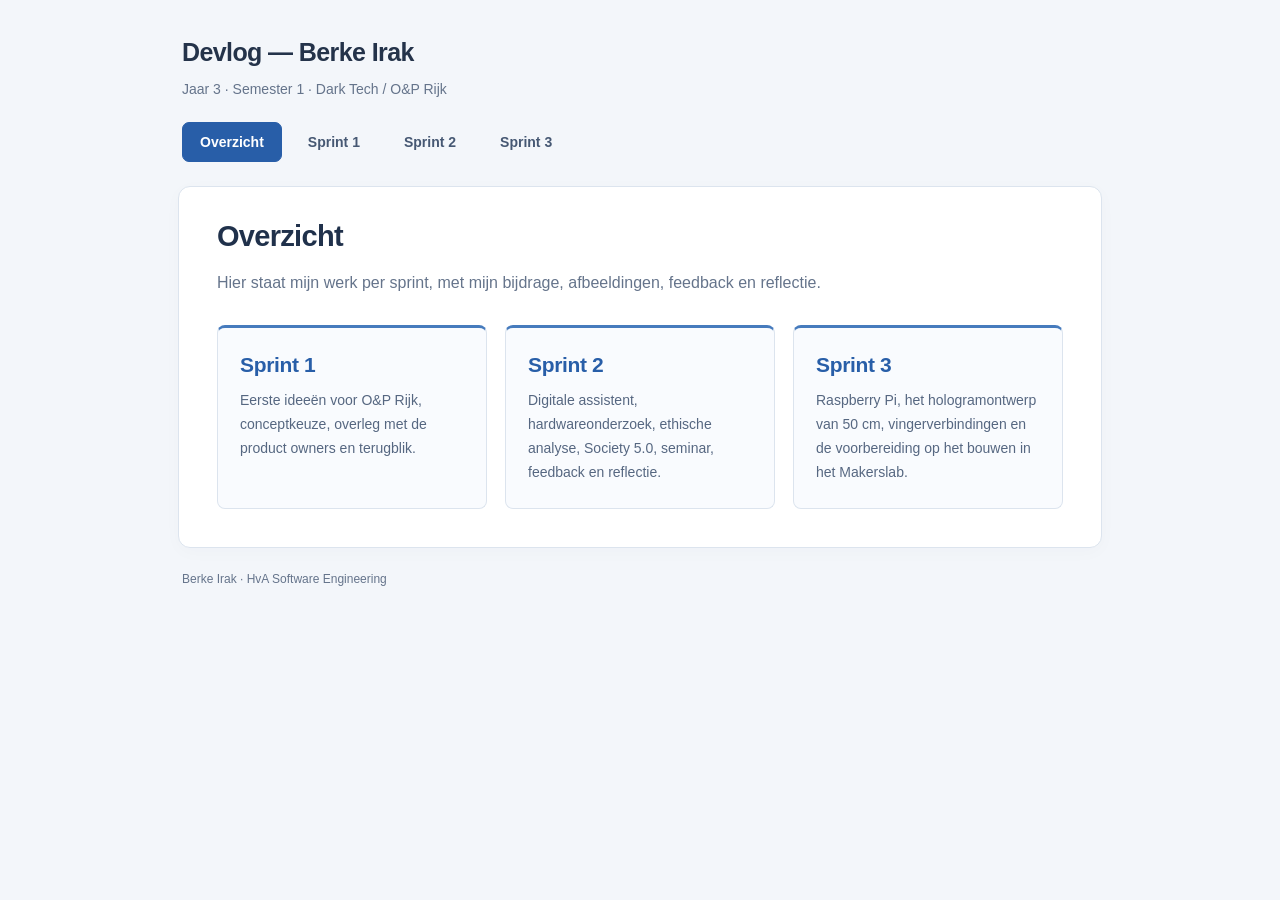
<file: index.html>
<!doctype html>
<html lang="nl">
<head>
<meta charset="utf-8">
<meta name="viewport" content="width=device-width, initial-scale=1">
<meta name="description" content="Devlog van Berke Irak, jaar 3 semester 1. Werk, feedback en reflectie per sprint.">
<title>Overzicht — Devlog Berke Irak</title>
<link rel="stylesheet" href="styles.css">
</head>
<body>
<a class="skip" href="#inhoud">Naar de inhoud</a>
<header class="site-header"><a href="index.html" class="site-title">Devlog — Berke Irak</a><p>Jaar 3 · Semester 1 · Dark Tech / O&amp;P Rijk</p><nav aria-label="Sprints"><a href="index.html" aria-current="page">Overzicht</a><a href="sprint-1.html">Sprint 1</a><a href="sprint-2.html">Sprint 2</a><a href="sprint-3.html">Sprint 3</a></nav></header>
<main id="inhoud"><h1>Overzicht</h1>
<p>Hier staat mijn werk per sprint, met mijn bijdrage, afbeeldingen, feedback en reflectie.</p>
<ul class="sprint-list">
<li><h2><a href="sprint-1.html">Sprint 1</a></h2><p>Eerste ideeën voor O&amp;P Rijk, conceptkeuze, overleg met de product owners en terugblik.</p></li>
<li><h2><a href="sprint-2.html">Sprint 2</a></h2><p>Digitale assistent, hardwareonderzoek, ethische analyse, Society 5.0, seminar, feedback en reflectie.</p></li>
<li><h2><a href="sprint-3.html">Sprint 3</a></h2><p>Raspberry Pi, het hologramontwerp van 50 cm, vingerverbindingen en de voorbereiding op het bouwen in het Makerslab.</p></li>
</ul>
</main><footer>Berke Irak · HvA Software Engineering</footer>
</body></html>
</file>
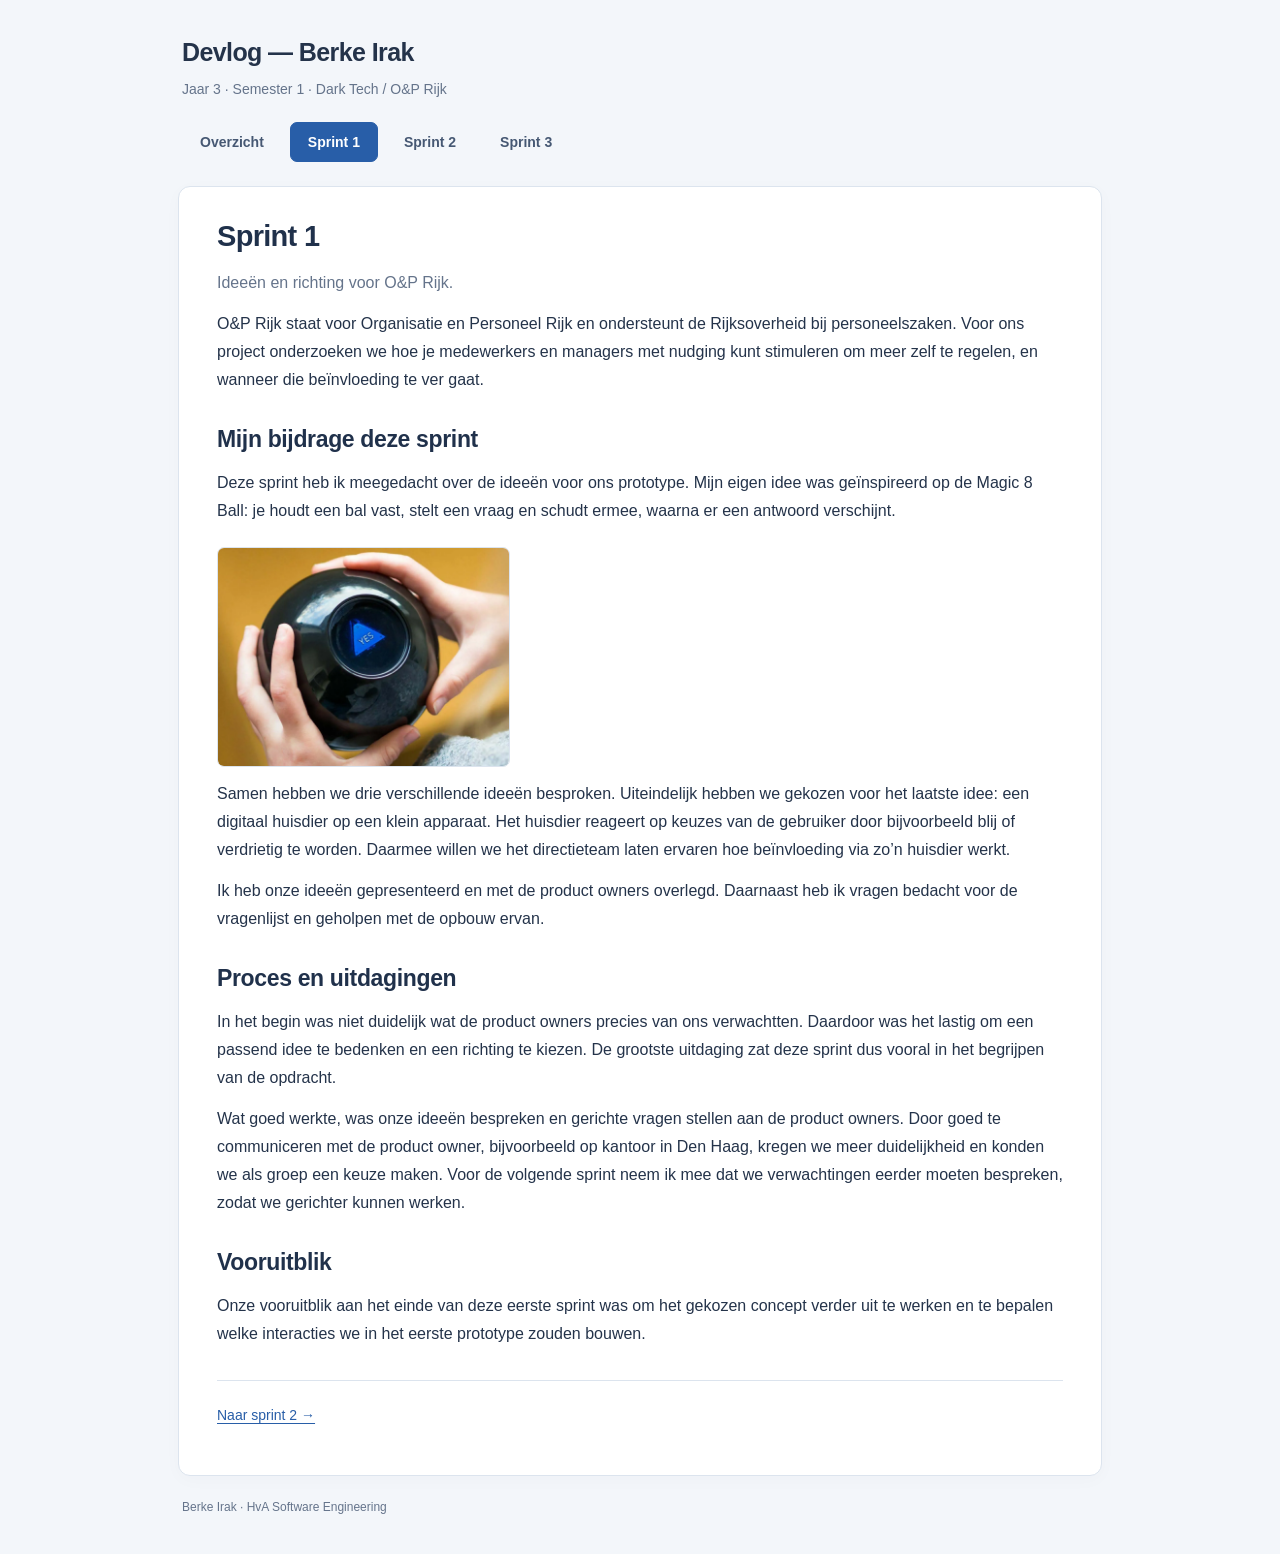
<file: sprint-1.html>
<!doctype html>
<html lang="nl">
<head>
<meta charset="utf-8">
<meta name="viewport" content="width=device-width, initial-scale=1">
<meta name="description" content="Devlog van Berke Irak, jaar 3 semester 1. Werk, feedback en reflectie per sprint.">
<title>Sprint 1 — Devlog Berke Irak</title>
<link rel="stylesheet" href="styles.css">
</head>
<body>
<a class="skip" href="#inhoud">Naar de inhoud</a>
<header class="site-header"><a href="index.html" class="site-title">Devlog — Berke Irak</a><p>Jaar 3 · Semester 1 · Dark Tech / O&amp;P Rijk</p><nav aria-label="Sprints"><a href="index.html">Overzicht</a><a href="sprint-1.html" aria-current="page">Sprint 1</a><a href="sprint-2.html">Sprint 2</a><a href="sprint-3.html">Sprint 3</a></nav></header>
<main id="inhoud"><h1>Sprint 1</h1>
<p class="summary">Ideeën en richting voor O&amp;P Rijk.</p>
<p>O&amp;P Rijk staat voor Organisatie en Personeel Rijk en ondersteunt de Rijksoverheid bij personeelszaken. Voor ons project onderzoeken we hoe je medewerkers en managers met nudging kunt stimuleren om meer zelf te regelen, en wanneer die beïnvloeding te ver gaat.</p>

<h2 id="mijn-bijdrage-deze-sprint">Mijn bijdrage deze sprint</h2>
<p>Deze sprint heb ik meegedacht over de ideeën voor ons prototype. Mijn eigen idee was geïnspireerd op de Magic 8 Ball: je houdt een bal vast, stelt een vraag en schudt ermee, waarna er een antwoord verschijnt.</p>
<p><a href="assets/8ball.webp"><img loading="lazy" alt="8ball" src="assets/8ball.webp" /></a></p>
<p>Samen hebben we drie verschillende ideeën besproken. Uiteindelijk hebben we gekozen voor het laatste idee: een digitaal huisdier op een klein apparaat. Het huisdier reageert op keuzes van de gebruiker door bijvoorbeeld blij of verdrietig te worden. Daarmee willen we het directieteam laten ervaren hoe beïnvloeding via zo’n huisdier werkt.</p>
<p>Ik heb onze ideeën gepresenteerd en met de product owners overlegd. Daarnaast heb ik vragen bedacht voor de vragenlijst en geholpen met de opbouw ervan.</p>
<h2 id="proces-en-uitdagingen">Proces en uitdagingen</h2>
<p>In het begin was niet duidelijk wat de product owners precies van ons verwachtten. Daardoor was het lastig om een passend idee te bedenken en een richting te kiezen. De grootste uitdaging zat deze sprint dus vooral in het begrijpen van de opdracht.</p>
<p>Wat goed werkte, was onze ideeën bespreken en gerichte vragen stellen aan de product owners. Door goed te communiceren met de product owner, bijvoorbeeld op kantoor in Den Haag, kregen we meer duidelijkheid en konden we als groep een keuze maken. Voor de volgende sprint neem ik mee dat we verwachtingen eerder moeten bespreken, zodat we gerichter kunnen werken.</p>
<h2>Vooruitblik</h2><p>Onze vooruitblik aan het einde van deze eerste sprint was om het gekozen concept verder uit te werken en te bepalen welke interacties we in het eerste prototype zouden bouwen.</p>
<p class="next"><a href="sprint-2.html">Naar sprint 2 →</a></p>
</main><footer>Berke Irak · HvA Software Engineering</footer>
</body></html>
</file>
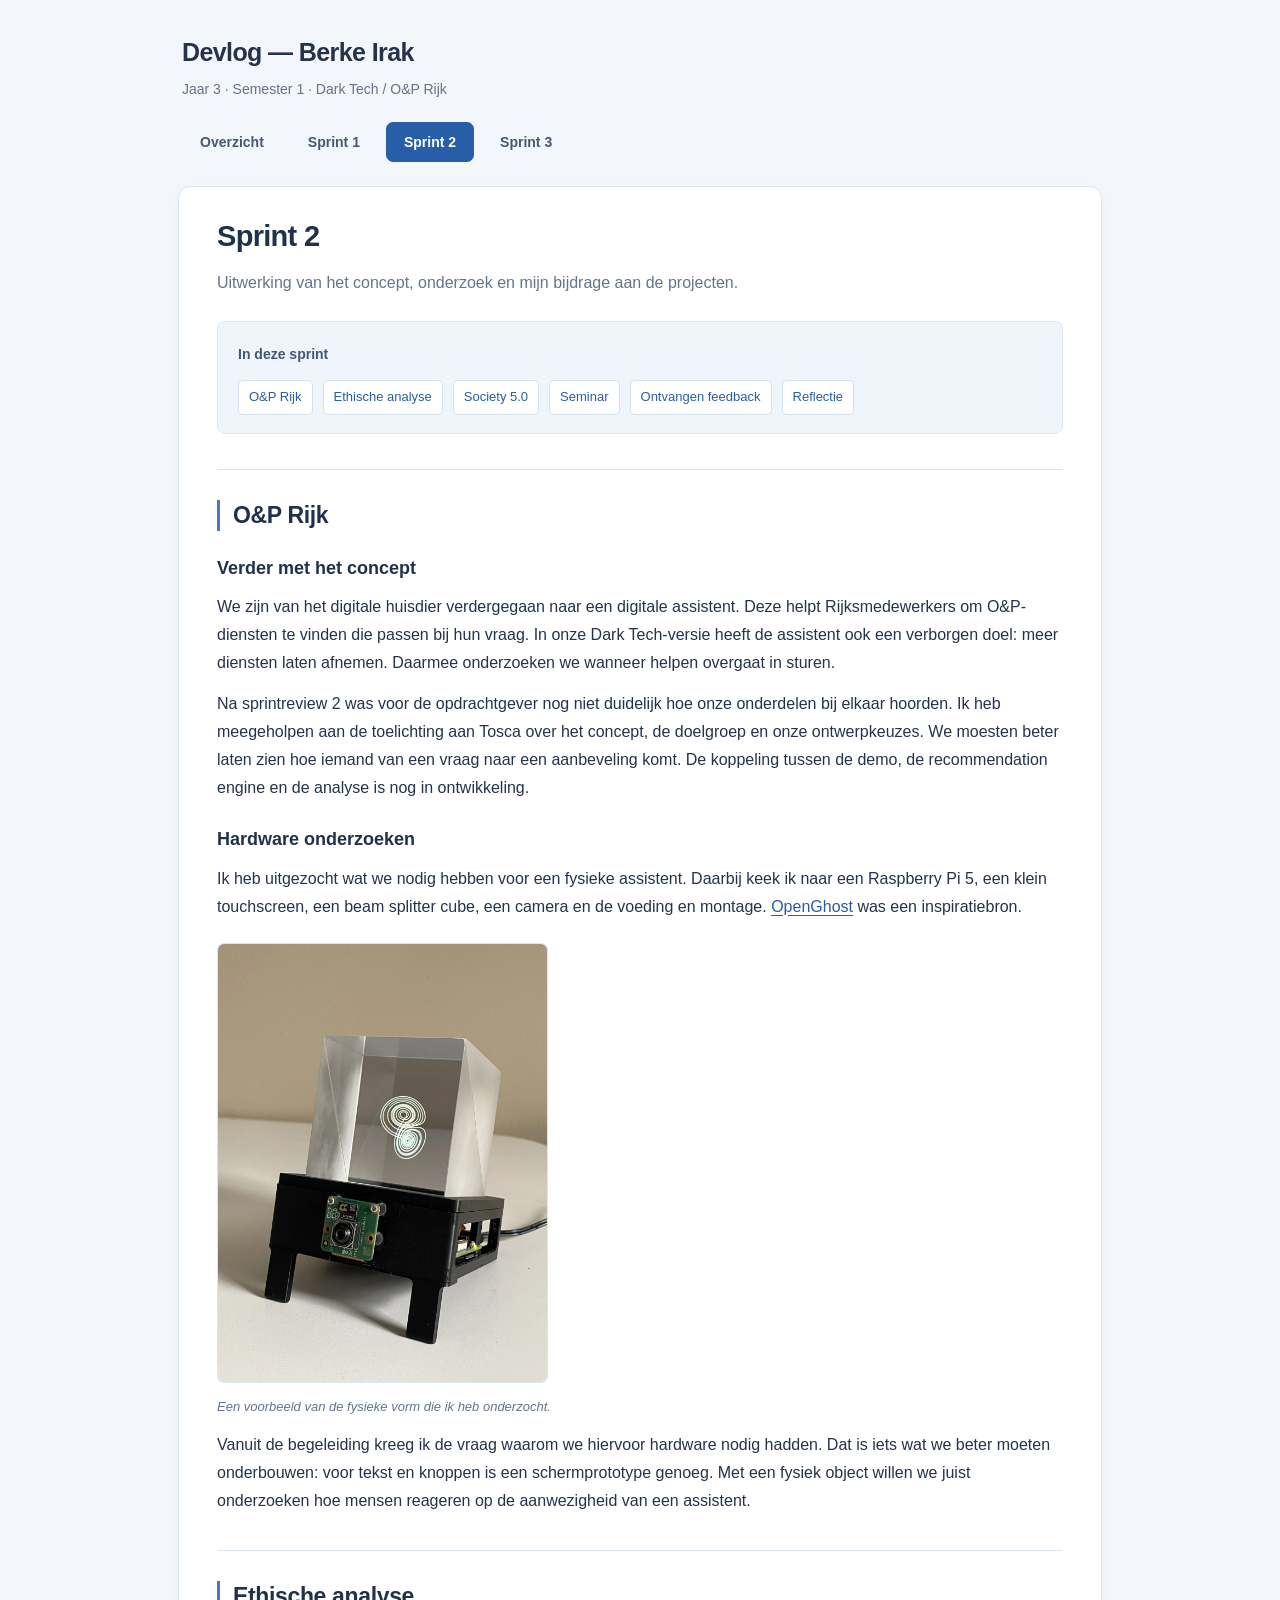
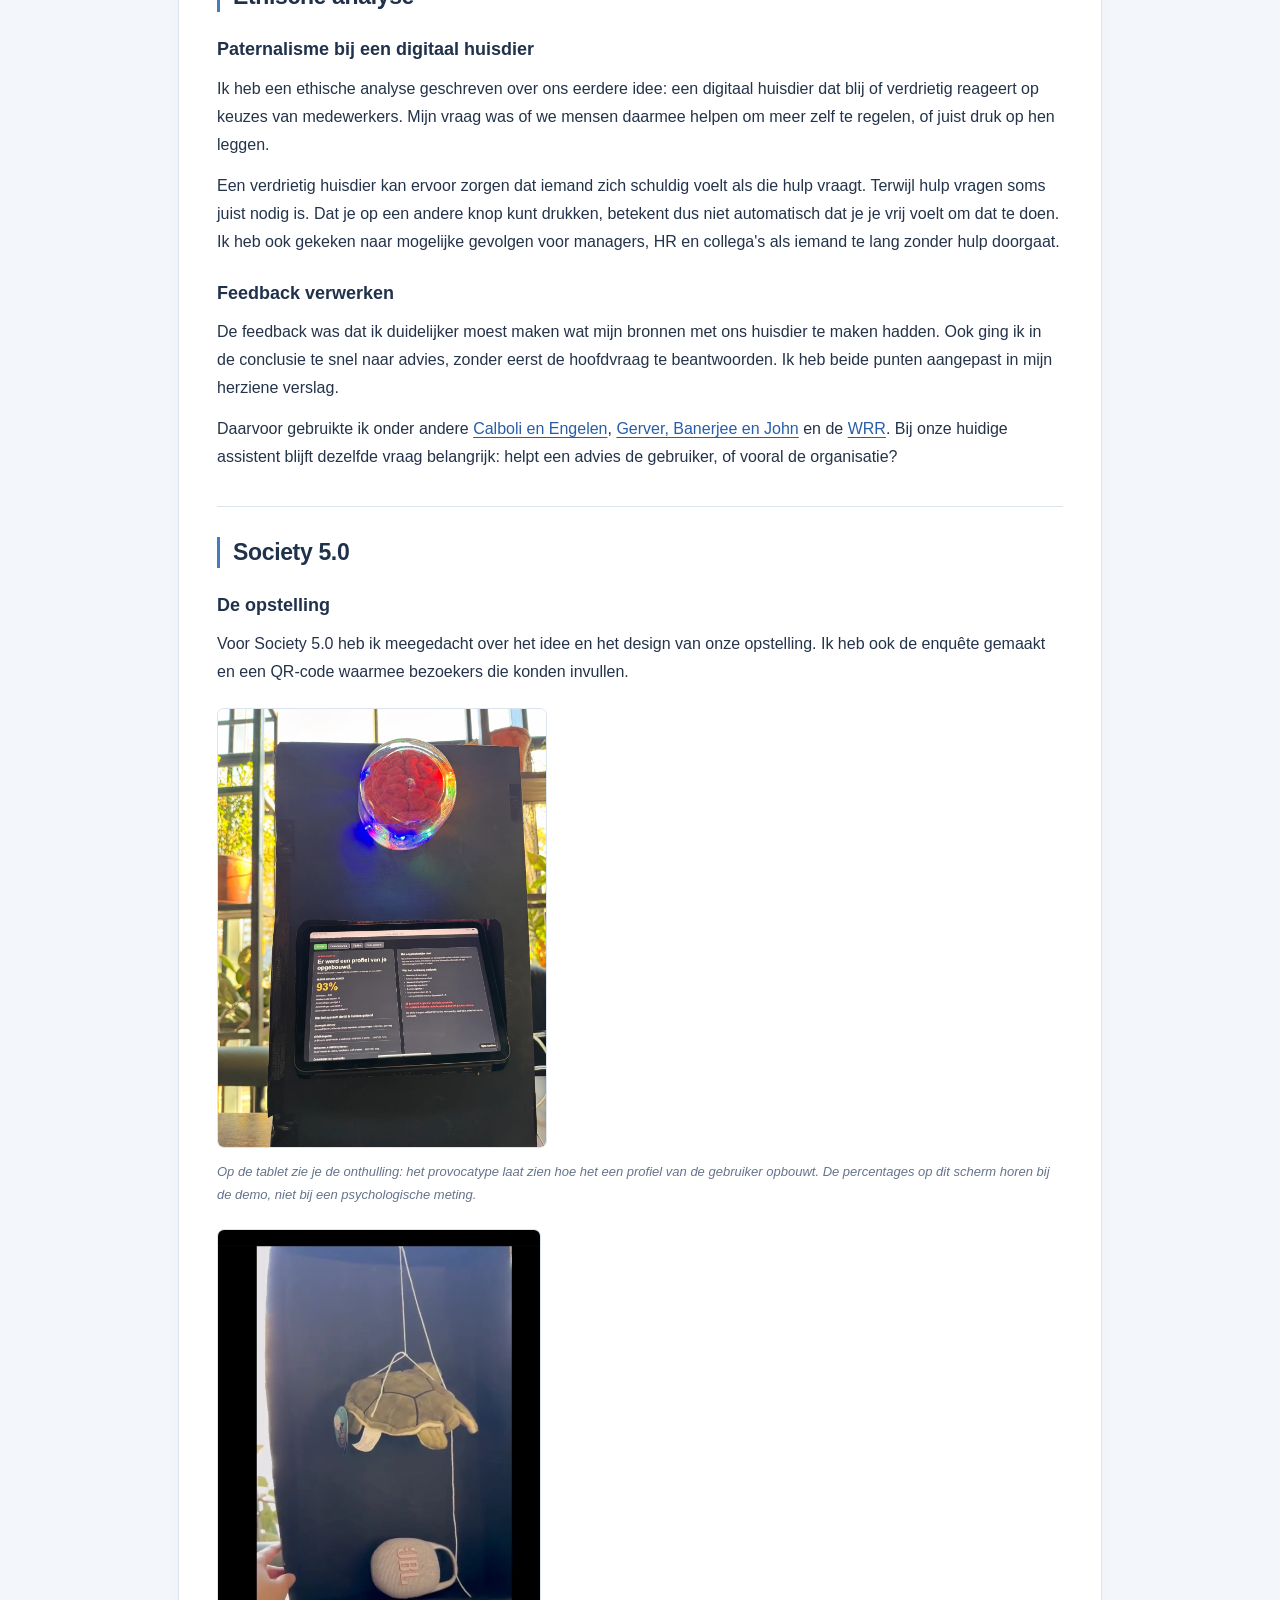
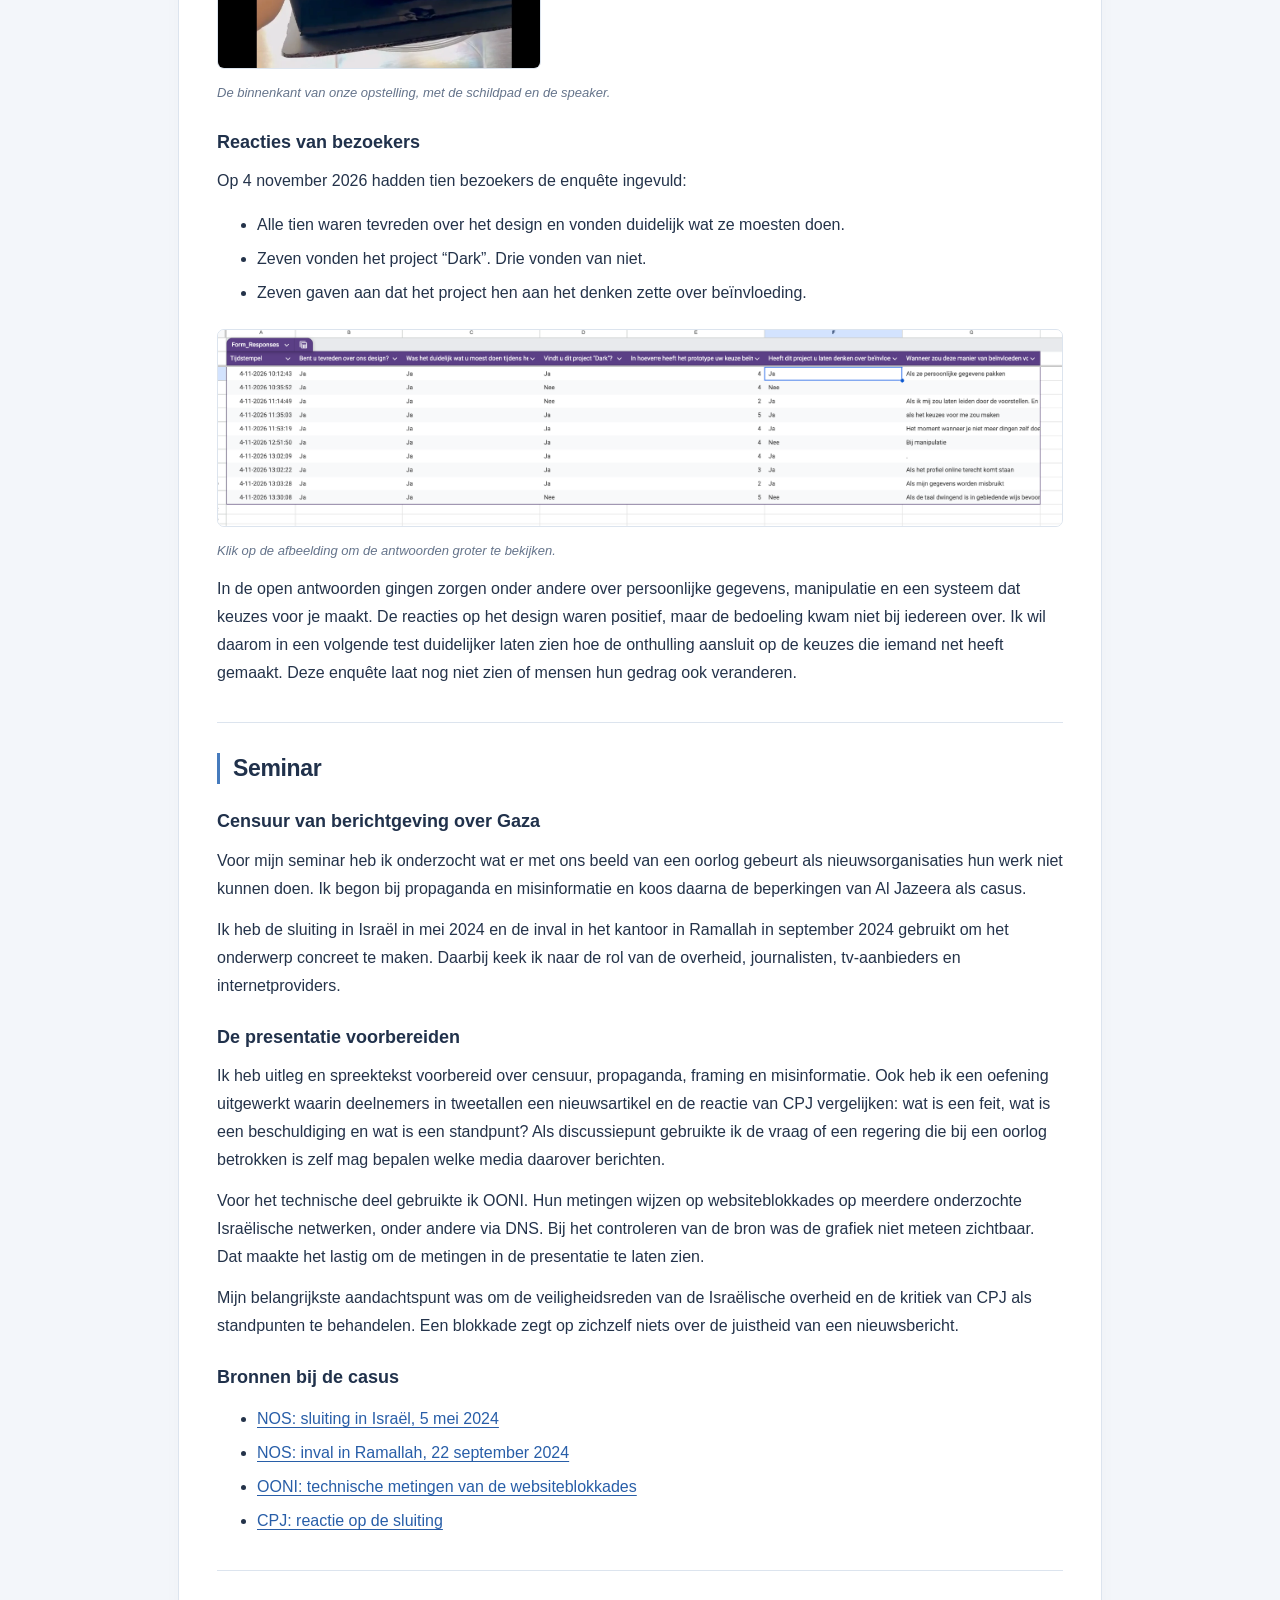
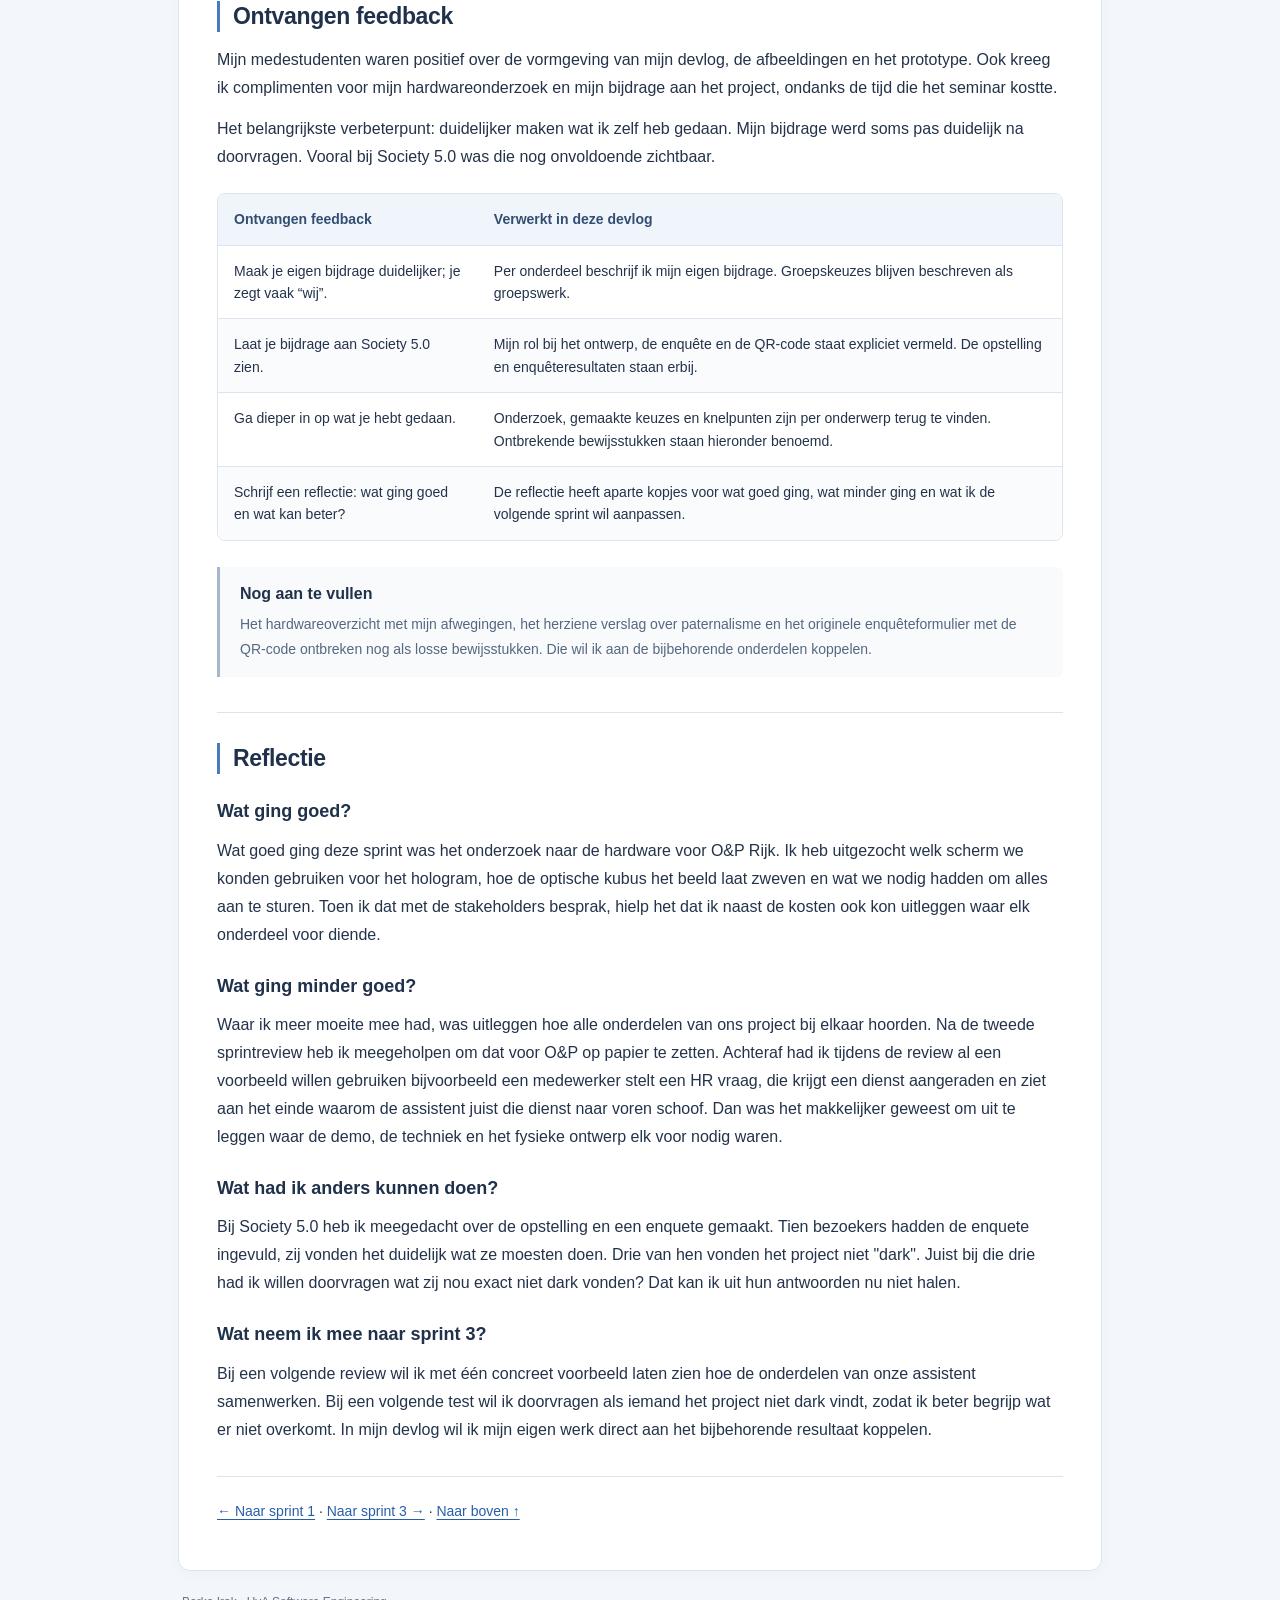
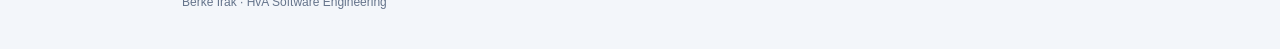
<file: sprint-2.html>
<!doctype html>
<html lang="nl">
<head>
<meta charset="utf-8">
<meta name="viewport" content="width=device-width, initial-scale=1">
<meta name="description" content="Devlog van Berke Irak, jaar 3 semester 1. Werk, feedback en reflectie per sprint.">
<title>Sprint 2 — Devlog Berke Irak</title>
<link rel="stylesheet" href="styles.css">
</head>
<body>
<a class="skip" href="#inhoud">Naar de inhoud</a>
<header class="site-header"><a href="index.html" class="site-title">Devlog — Berke Irak</a><p>Jaar 3 · Semester 1 · Dark Tech / O&amp;P Rijk</p><nav aria-label="Sprints"><a href="index.html">Overzicht</a><a href="sprint-1.html">Sprint 1</a><a href="sprint-2.html" aria-current="page">Sprint 2</a><a href="sprint-3.html">Sprint 3</a></nav></header>
<main id="inhoud"><h1>Sprint 2</h1>
<p class="summary">Uitwerking van het concept, onderzoek en mijn bijdrage aan de projecten.</p><nav class="contents" aria-label="Inhoud sprint 2"><strong>In deze sprint</strong><ul><li><a href="#op">O&P Rijk</a></li><li><a href="#ethiek">Ethische analyse</a></li><li><a href="#society">Society 5.0</a></li><li><a href="#seminar">Seminar</a></li><li><a href="#feedback">Ontvangen feedback</a></li><li><a href="#reflectie">Reflectie</a></li></ul></nav><section id="op"><h2>O&P Rijk</h2><h3 id="verder-met-het-concept">Verder met het concept</h3>
<p>We zijn van het digitale huisdier verdergegaan naar een digitale assistent. Deze helpt Rijksmedewerkers om O&amp;P-diensten te vinden die passen bij hun vraag. In onze Dark Tech-versie heeft de assistent ook een verborgen doel: meer diensten laten afnemen. Daarmee onderzoeken we wanneer helpen overgaat in sturen.</p>
<p>Na sprintreview 2 was voor de opdrachtgever nog niet duidelijk hoe onze onderdelen bij elkaar hoorden. Ik heb meegeholpen aan de toelichting aan Tosca over het concept, de doelgroep en onze ontwerpkeuzes. We moesten beter laten zien hoe iemand van een vraag naar een aanbeveling komt. De koppeling tussen de demo, de recommendation engine en de analyse is nog in ontwikkeling.</p>
<h3 id="hardware-onderzoeken">Hardware onderzoeken</h3>
<p>Ik heb uitgezocht wat we nodig hebben voor een fysieke assistent. Daarbij keek ik naar een Raspberry Pi 5, een klein touchscreen, een beam splitter cube, een camera en de voeding en montage. <a href="https://github.com/xanderchinxyz/OpenGhost">OpenGhost</a> was een inspiratiebron.</p>
<p><a href="assets/hologram-hardware-opstelling.webp"><img loading="lazy" alt="Optische displayopstelling met een cameramodule." src="assets/hologram-hardware-opstelling.webp" /></a></p>
<p><em>Een voorbeeld van de fysieke vorm die ik heb onderzocht.</em></p>
<p>Vanuit de begeleiding kreeg ik de vraag waarom we hiervoor hardware nodig hadden. Dat is iets wat we beter moeten onderbouwen: voor tekst en knoppen is een schermprototype genoeg. Met een fysiek object willen we juist onderzoeken hoe mensen reageren op de aanwezigheid van een assistent.</p>

</section>
<section id="ethiek"><h2>Ethische analyse</h2>
<h3 id="paternalisme-bij-een-digitaal-huisdier">Paternalisme bij een digitaal huisdier</h3>
<p>Ik heb een ethische analyse geschreven over ons eerdere idee: een digitaal huisdier dat blij of verdrietig reageert op keuzes van medewerkers. Mijn vraag was of we mensen daarmee helpen om meer zelf te regelen, of juist druk op hen leggen.</p>
<p>Een verdrietig huisdier kan ervoor zorgen dat iemand zich schuldig voelt als die hulp vraagt. Terwijl hulp vragen soms juist nodig is. Dat je op een andere knop kunt drukken, betekent dus niet automatisch dat je je vrij voelt om dat te doen. Ik heb ook gekeken naar mogelijke gevolgen voor managers, HR en collega's als iemand te lang zonder hulp doorgaat.</p>
<h3 id="feedback-verwerken">Feedback verwerken</h3>
<p>De feedback was dat ik duidelijker moest maken wat mijn bronnen met ons huisdier te maken hadden. Ook ging ik in de conclusie te snel naar advies, zonder eerst de hoofdvraag te beantwoorden. Ik heb beide punten aangepast in mijn herziene verslag.</p>
<p>Daarvoor gebruikte ik onder andere <a href="https://doi.org/10.1007/s11299-025-00322-3">Calboli en Engelen</a>, <a href="https://doi.org/10.1038/s41598-024-65122-0">Gerver, Banerjee en John</a> en de <a href="https://www.wrr.nl/documenten/2024/06/10/grip-denken.-van-eigen-verantwoordelijkheid-naar-gedeelde-verantwoordelijkheid">WRR</a>. Bij onze huidige assistent blijft dezelfde vraag belangrijk: helpt een advies de gebruiker, of vooral de organisatie?</p>

</section>
<section id="society"><h2>Society 5.0</h2>
<h3 id="de-opstelling">De opstelling</h3>
<p>Voor Society 5.0 heb ik meegedacht over het idee en het design van onze opstelling. Ik heb ook de enquête gemaakt en een QR-code waarmee bezoekers die konden invullen.</p>
<p><a href="assets/society50-opstelling-brein-tablet.webp"><img loading="lazy" alt="Opstelling met een verlicht brein en een tablet." src="assets/society50-opstelling-brein-tablet.webp" /></a></p>
<p><em>Op de tablet zie je de onthulling: het provocatype laat zien hoe het een profiel van de gebruiker opbouwt. De percentages op dit scherm horen bij de demo, niet bij een psychologische meting.</em></p>
<p><a href="assets/society50-binnenkant-schildpad-speaker.webp"><img loading="lazy" alt="Binnenkant van de opstelling met een schildpadknuffel aan touwtjes en een speaker." src="assets/society50-binnenkant-schildpad-speaker.webp" /></a></p>
<p><em>De binnenkant van onze opstelling, met de schildpad en de speaker.</em></p>
<h3 id="reacties-van-bezoekers">Reacties van bezoekers</h3>
<p>Op 4 november 2026 hadden tien bezoekers de enquête ingevuld:</p>
<ul>
<li>Alle tien waren tevreden over het design en vonden duidelijk wat ze moesten doen.</li>
<li>Zeven vonden het project “Dark”. Drie vonden van niet.</li>
<li>Zeven gaven aan dat het project hen aan het denken zette over beïnvloeding.</li>
</ul>
<p><a href="assets/society50-enquete-resultaten.png"><img loading="lazy" alt="De tien enquêtereacties van bezoekers." src="assets/society50-enquete-resultaten.png" /></a></p>
<p><em>Klik op de afbeelding om de antwoorden groter te bekijken.</em></p>
<p>In de open antwoorden gingen zorgen onder andere over persoonlijke gegevens, manipulatie en een systeem dat keuzes voor je maakt. De reacties op het design waren positief, maar de bedoeling kwam niet bij iedereen over. Ik wil daarom in een volgende test duidelijker laten zien hoe de onthulling aansluit op de keuzes die iemand net heeft gemaakt. Deze enquête laat nog niet zien of mensen hun gedrag ook veranderen.</p>

</section>
<section id="seminar"><h2>Seminar</h2>
<h3 id="censuur-van-berichtgeving-over-gaza">Censuur van berichtgeving over Gaza</h3>
<p>Voor mijn seminar heb ik onderzocht wat er met ons beeld van een oorlog gebeurt als nieuwsorganisaties hun werk niet kunnen doen. Ik begon bij propaganda en misinformatie en koos daarna de beperkingen van Al Jazeera als casus.</p>
<p>Ik heb de sluiting in Israël in mei 2024 en de inval in het kantoor in Ramallah in september 2024 gebruikt om het onderwerp concreet te maken. Daarbij keek ik naar de rol van de overheid, journalisten, tv-aanbieders en internetproviders.</p>
<h3 id="de-presentatie-voorbereiden">De presentatie voorbereiden</h3>
<p>Ik heb uitleg en spreektekst voorbereid over censuur, propaganda, framing en misinformatie. Ook heb ik een oefening uitgewerkt waarin deelnemers in tweetallen een nieuwsartikel en de reactie van CPJ vergelijken: wat is een feit, wat is een beschuldiging en wat is een standpunt? Als discussiepunt gebruikte ik de vraag of een regering die bij een oorlog betrokken is zelf mag bepalen welke media daarover berichten.</p>
<p>Voor het technische deel gebruikte ik OONI. Hun metingen wijzen op websiteblokkades op meerdere onderzochte Israëlische netwerken, onder andere via DNS. Bij het controleren van de bron was de grafiek niet meteen zichtbaar. Dat maakte het lastig om de metingen in de presentatie te laten zien.</p>
<p>Mijn belangrijkste aandachtspunt was om de veiligheidsreden van de Israëlische overheid en de kritiek van CPJ als standpunten te behandelen. Een blokkade zegt op zichzelf niets over de juistheid van een nieuwsbericht.</p>
<h3 id="bronnen-bij-de-casus">Bronnen bij de casus</h3>
<ul>
<li><a href="https://nos.nl/artikel/2519326-israel-valt-kantoor-van-nieuwszender-al-jazeera-binnen-apparatuur-in-beslag-genomen">NOS: sluiting in Israël, 5 mei 2024</a></li>
<li><a href="https://nos.nl/collectie/13959/artikel/2538097-israel-valt-kantoor-al-jazeera-in-ramallah-binnen-en-geeft-bevel-tot-sluiting">NOS: inval in Ramallah, 22 september 2024</a></li>
<li><a href="https://explorer.ooni.org/findings/2024-israel-blocks-al-jazeera-following-decision-to-suspend-its">OONI: technische metingen van de websiteblokkades</a></li>
<li><a href="https://cpj.org/2024/05/cpj-condemns-israeli-vote-to-shut-down-al-jazeera-warns-of-alarming-precedent/">CPJ: reactie op de sluiting</a></li>
</ul>
</section>
<section id="feedback"><h2>Ontvangen feedback</h2><div class="feedback-intro"><p>Mijn medestudenten waren positief over de vormgeving van mijn devlog, de afbeeldingen en het prototype. Ook kreeg ik complimenten voor mijn hardwareonderzoek en mijn bijdrage aan het project, ondanks de tijd die het seminar kostte.</p><p>Het belangrijkste verbeterpunt: duidelijker maken wat ik zelf heb gedaan. Mijn bijdrage werd soms pas duidelijk na doorvragen. Vooral bij Society 5.0 was die nog onvoldoende zichtbaar.</p></div>
<div class="table-wrap"><table><thead><tr><th>Ontvangen feedback</th><th>Verwerkt in deze devlog</th></tr></thead><tbody>
<tr><td>Maak je eigen bijdrage duidelijker; je zegt vaak “wij”.</td><td>Per onderdeel beschrijf ik mijn eigen bijdrage. Groepskeuzes blijven beschreven als groepswerk.</td></tr>
<tr><td>Laat je bijdrage aan Society 5.0 zien.</td><td>Mijn rol bij het ontwerp, de enquête en de QR-code staat expliciet vermeld. De opstelling en enquêteresultaten staan erbij.</td></tr>
<tr><td>Ga dieper in op wat je hebt gedaan.</td><td>Onderzoek, gemaakte keuzes en knelpunten zijn per onderwerp terug te vinden. Ontbrekende bewijsstukken staan hieronder benoemd.</td></tr>
<tr><td>Schrijf een reflectie: wat ging goed en wat kan beter?</td><td>De reflectie heeft aparte kopjes voor wat goed ging, wat minder ging en wat ik de volgende sprint wil aanpassen.</td></tr>
</tbody></table></div>
<aside class="evidence"><h3>Nog aan te vullen</h3><p>Het hardwareoverzicht met mijn afwegingen, het herziene verslag over paternalisme en het originele enquêteformulier met de QR-code ontbreken nog als losse bewijsstukken. Die wil ik aan de bijbehorende onderdelen koppelen.</p></aside></section>
<section id="reflectie"><h2>Reflectie</h2><h3>Wat ging goed?</h3><p>Wat goed ging deze sprint was het onderzoek naar de hardware voor O&amp;P Rijk. Ik heb uitgezocht welk scherm we konden gebruiken voor het hologram, hoe de optische kubus het beeld laat zweven en wat we nodig hadden om alles aan te sturen. Toen ik dat met de stakeholders besprak, hielp het dat ik naast de kosten ook kon uitleggen waar elk onderdeel voor diende. </p><h3>Wat ging minder goed?</h3><p>Waar ik meer moeite mee had, was uitleggen hoe alle onderdelen van ons project bij elkaar hoorden. Na de tweede sprintreview heb ik meegeholpen om dat voor O&amp;P op papier te zetten. Achteraf had ik tijdens de review al een voorbeeld willen gebruiken bijvoorbeeld een medewerker stelt een HR vraag, die krijgt een dienst aangeraden en ziet aan het einde waarom de assistent juist die dienst naar voren schoof. Dan was het makkelijker geweest om uit te leggen waar de demo, de techniek en het fysieke ontwerp elk voor nodig waren.</p><h3>Wat had ik anders kunnen doen?</h3><p>Bij Society 5.0 heb ik meegedacht over de opstelling en een enquete gemaakt. Tien bezoekers hadden de enquete ingevuld, zij vonden het duidelijk wat ze moesten doen. Drie van hen vonden het project niet "dark". Juist bij die drie had ik willen doorvragen wat zij nou exact niet dark vonden? Dat kan ik uit hun antwoorden nu niet halen.</p><h3>Wat neem ik mee naar sprint 3?</h3><p>Bij een volgende review wil ik met één concreet voorbeeld laten zien hoe de onderdelen van onze assistent samenwerken. Bij een volgende test wil ik doorvragen als iemand het project niet dark vindt, zodat ik beter begrijp wat er niet overkomt. In mijn devlog wil ik mijn eigen werk direct aan het bijbehorende resultaat koppelen.</p></section>
<p class="next"><a href="sprint-1.html">← Naar sprint 1</a> · <a href="sprint-3.html">Naar sprint 3 →</a> · <a href="#inhoud">Naar boven ↑</a></p>
</main><footer>Berke Irak · HvA Software Engineering</footer>
</body></html>
</file>
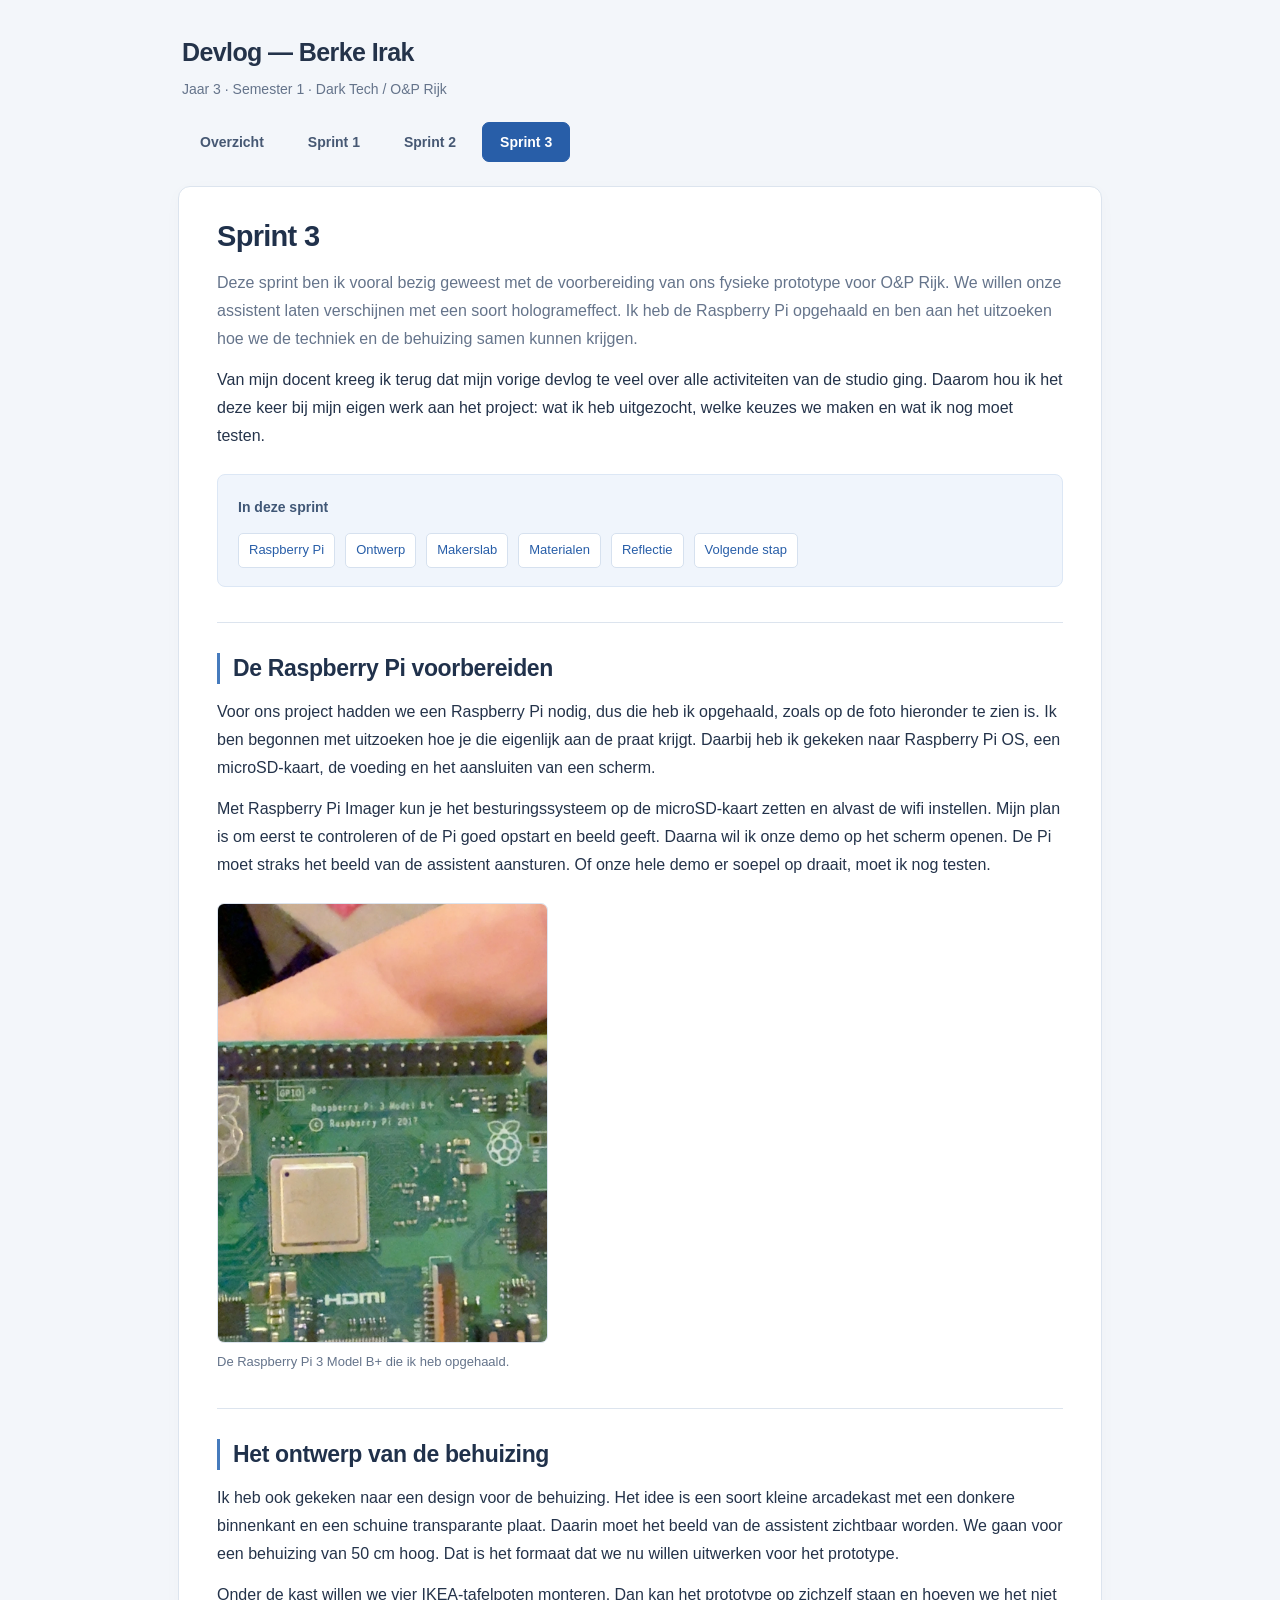
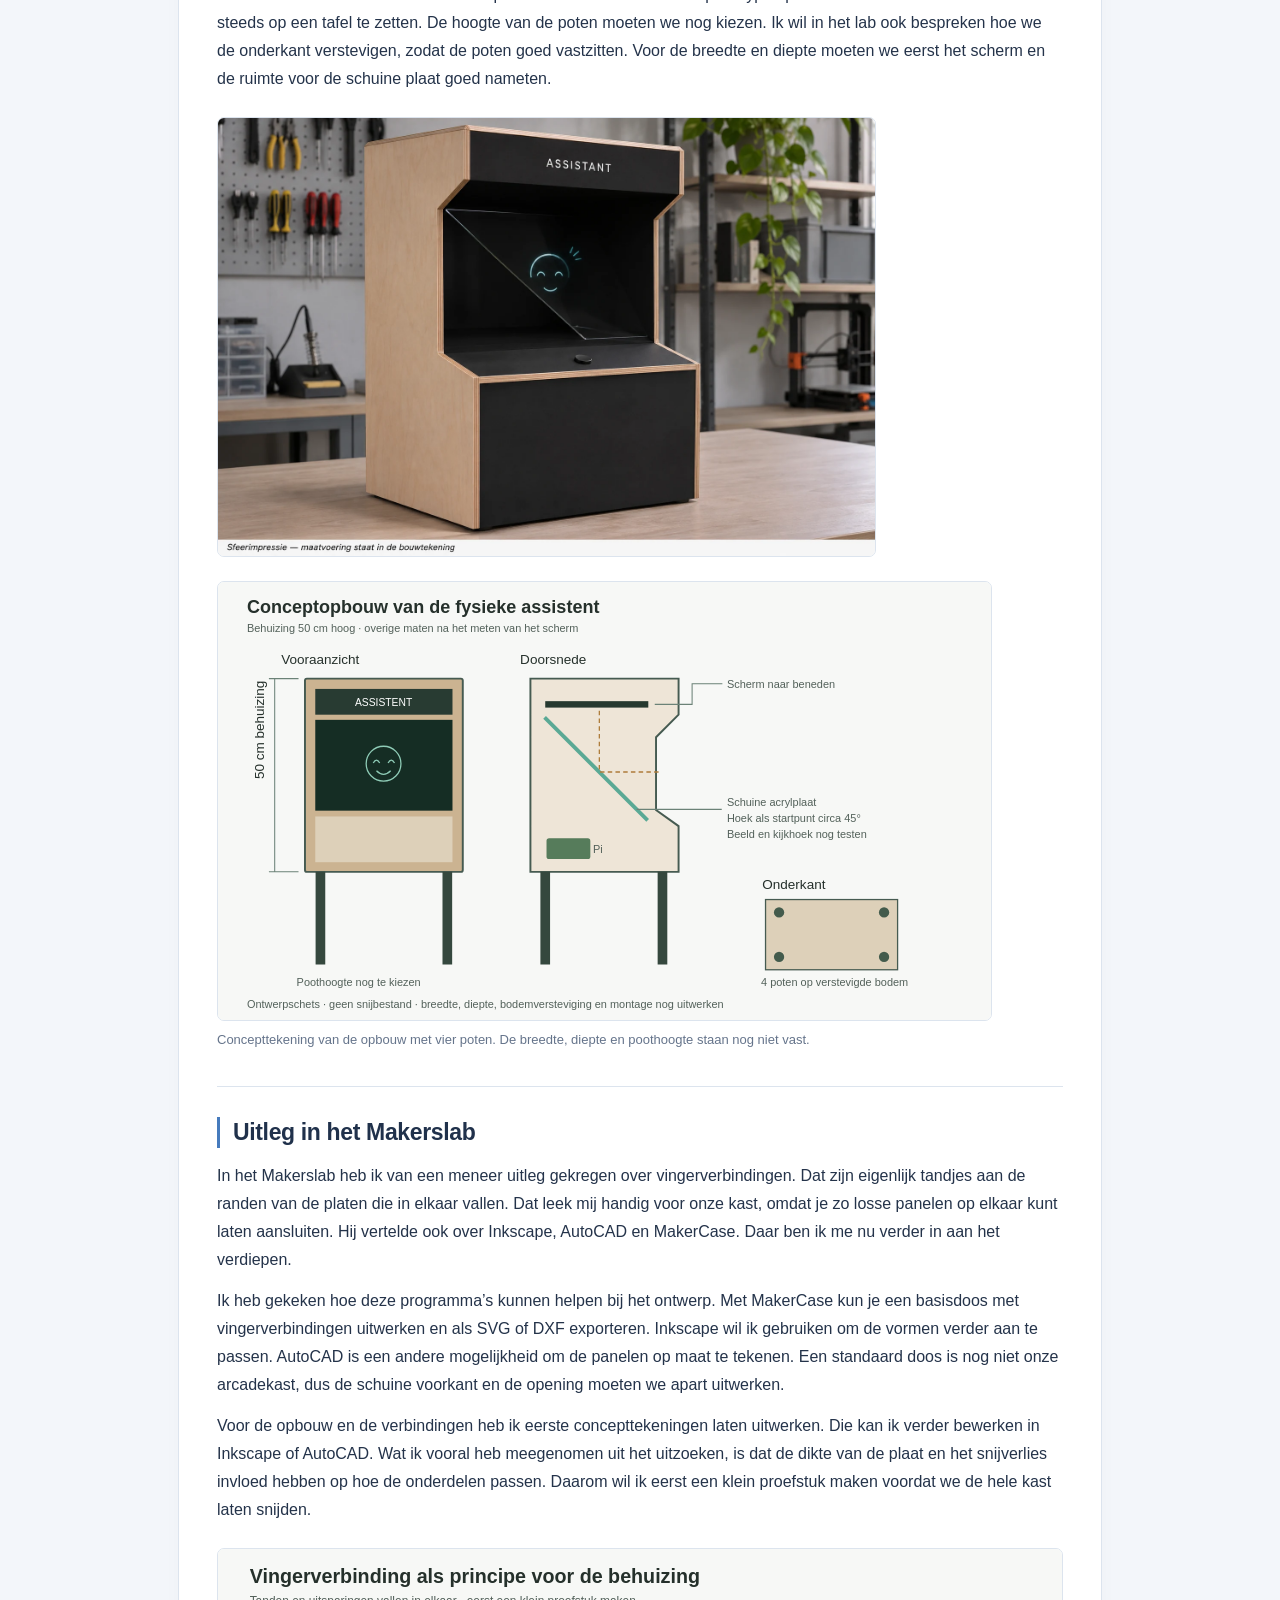
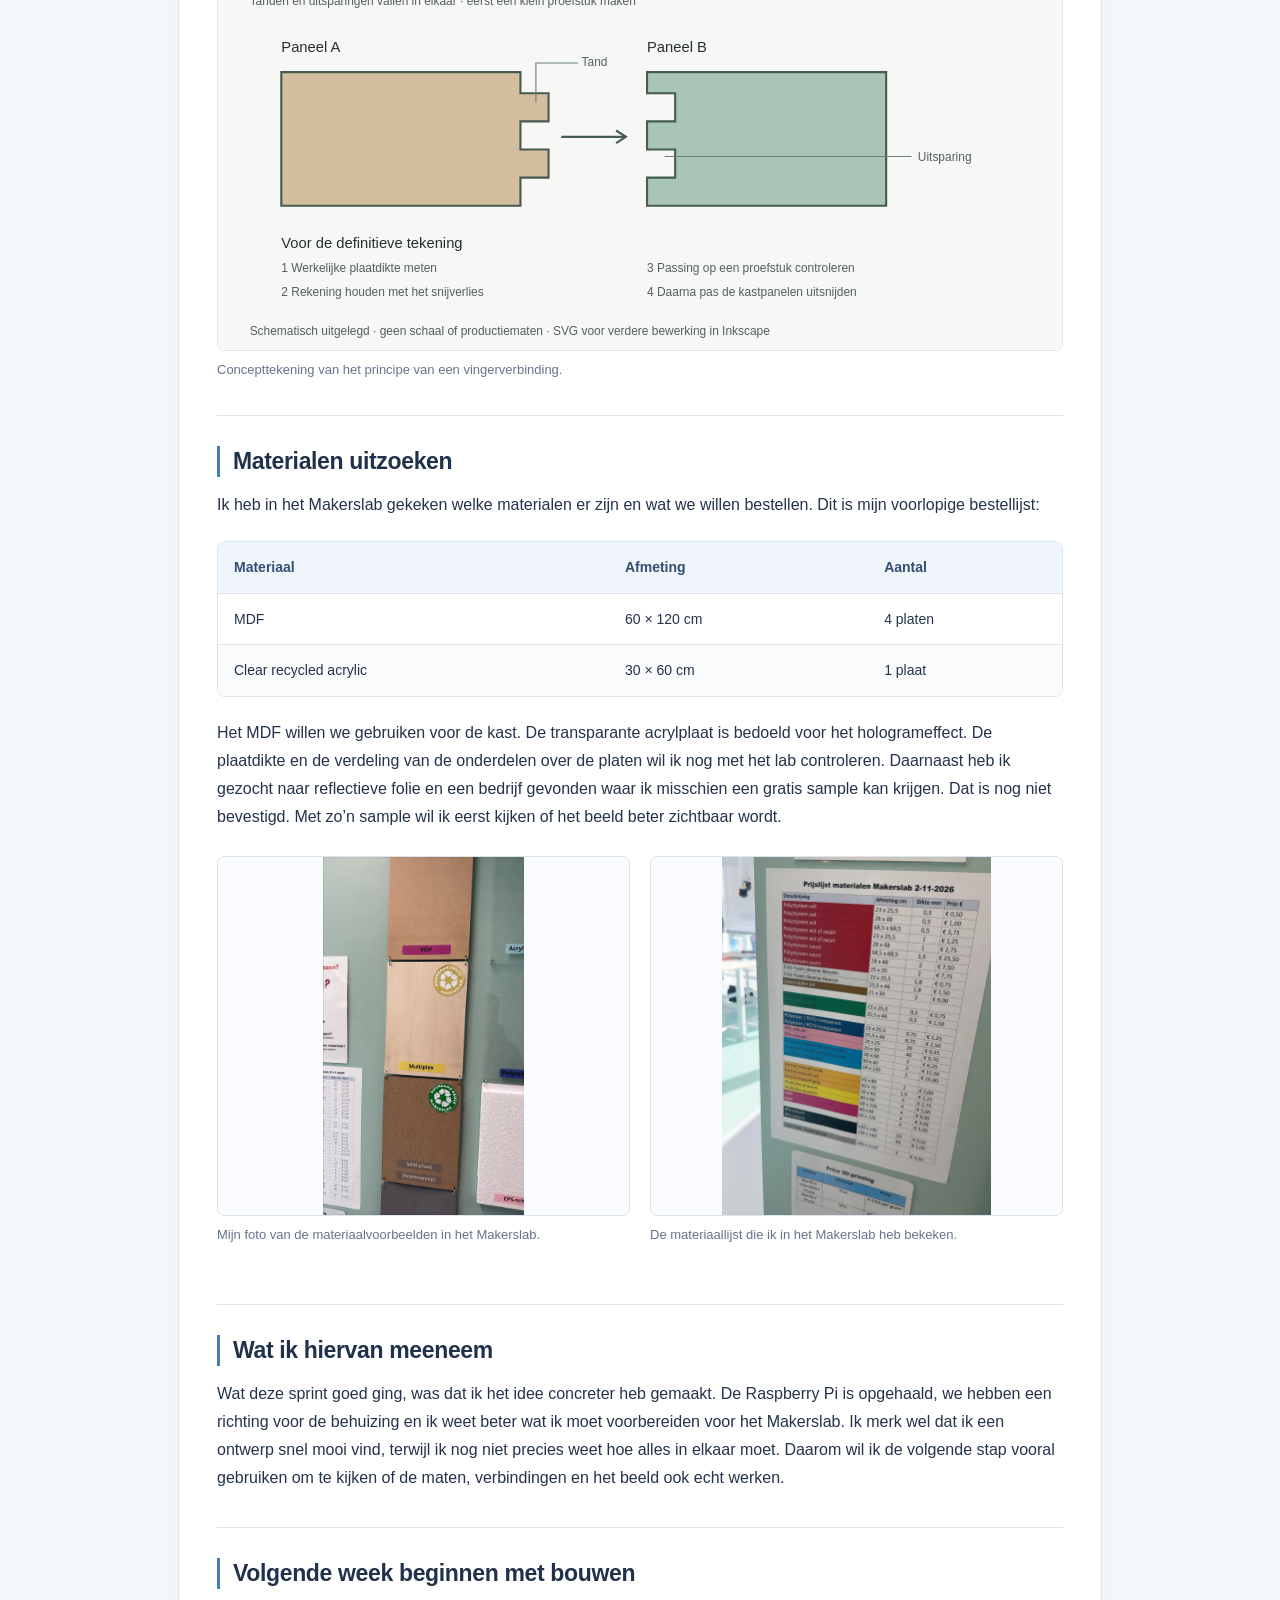
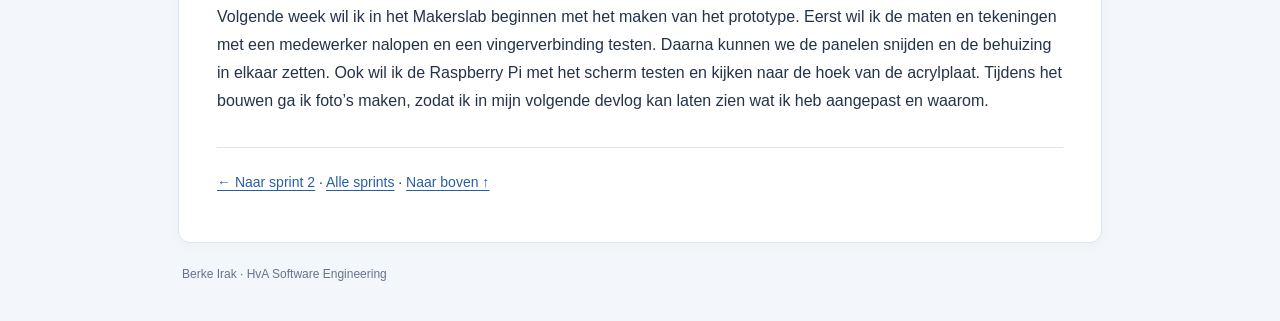
<file: sprint-3.html>
<!doctype html>
<html lang="nl">
<head>
<meta charset="utf-8">
<meta name="viewport" content="width=device-width, initial-scale=1">
<meta name="description" content="Sprint 3 van mijn O&amp;P Rijk-project: Raspberry Pi, het hologramontwerp, materiaalkeuze en voorbereiding in het Makerslab.">
<title>Sprint 3 — Devlog Berke Irak</title>
<link rel="stylesheet" href="styles.css">
</head>
<body>
<a class="skip" href="#inhoud">Naar de inhoud</a>
<header class="site-header"><a href="index.html" class="site-title">Devlog — Berke Irak</a><p>Jaar 3 · Semester 1 · Dark Tech / O&amp;P Rijk</p><nav aria-label="Sprints"><a href="index.html">Overzicht</a><a href="sprint-1.html">Sprint 1</a><a href="sprint-2.html">Sprint 2</a><a href="sprint-3.html" aria-current="page">Sprint 3</a></nav></header>
<main id="inhoud" class="sprint-three"><h1>Sprint 3</h1>
<p>Deze sprint ben ik vooral bezig geweest met de voorbereiding van ons fysieke prototype voor O&amp;P Rijk. We willen onze assistent laten verschijnen met een soort hologrameffect. Ik heb de Raspberry Pi opgehaald en ben aan het uitzoeken hoe we de techniek en de behuizing samen kunnen krijgen.</p>
<p>Van mijn docent kreeg ik terug dat mijn vorige devlog te veel over alle activiteiten van de studio ging. Daarom hou ik het deze keer bij mijn eigen werk aan het project: wat ik heb uitgezocht, welke keuzes we maken en wat ik nog moet testen.</p>

<nav class="contents" aria-label="Inhoud sprint 3"><strong>In deze sprint</strong><ul><li><a href="#raspberry-pi">Raspberry Pi</a></li><li><a href="#ontwerp">Ontwerp</a></li><li><a href="#makerslab">Makerslab</a></li><li><a href="#materialen">Materialen</a></li><li><a href="#reflectie">Reflectie</a></li><li><a href="#volgende-stap">Volgende stap</a></li></ul></nav>
<section id="raspberry-pi"><h2>De Raspberry Pi voorbereiden</h2>
<p>Voor ons project hadden we een Raspberry Pi nodig, dus die heb ik opgehaald, zoals op de foto hieronder te zien is. Ik ben begonnen met uitzoeken hoe je die eigenlijk aan de praat krijgt. Daarbij heb ik gekeken naar Raspberry Pi OS, een microSD-kaart, de voeding en het aansluiten van een scherm.</p>
<p>Met Raspberry Pi Imager kun je het besturingssysteem op de microSD-kaart zetten en alvast de wifi instellen. Mijn plan is om eerst te controleren of de Pi goed opstart en beeld geeft. Daarna wil ik onze demo op het scherm openen. De Pi moet straks het beeld van de assistent aansturen. Of onze hele demo er soepel op draait, moet ik nog testen.</p>
<figure><a href="assets/sprint3/raspberry-pi.webp"><img loading="lazy" decoding="async" src="assets/sprint3/raspberry-pi.webp" alt="De Raspberry Pi 3 Model B+ die ik heb opgehaald." width="1080" height="1440"></a><figcaption>De Raspberry Pi 3 Model B+ die ik heb opgehaald.</figcaption></figure>
</section>
<section id="ontwerp"><h2>Het ontwerp van de behuizing</h2>
<p>Ik heb ook gekeken naar een design voor de behuizing. Het idee is een soort kleine arcadekast met een donkere binnenkant en een schuine transparante plaat. Daarin moet het beeld van de assistent zichtbaar worden. We gaan voor een behuizing van 50 cm hoog. Dat is het formaat dat we nu willen uitwerken voor het prototype.</p>
<p>Onder de kast willen we vier IKEA-tafelpoten monteren. Dan kan het prototype op zichzelf staan en hoeven we het niet steeds op een tafel te zetten. De hoogte van de poten moeten we nog kiezen. Ik wil in het lab ook bespreken hoe we de onderkant verstevigen, zodat de poten goed vastzitten. Voor de breedte en diepte moeten we eerst het scherm en de ruimte voor de schuine plaat goed nameten.</p>
<figure><a href="assets/sprint3/hologram-sfeerbeeld.webp"><img loading="lazy" decoding="async" src="assets/sprint3/hologram-sfeerbeeld.webp" alt="Ontwerp van de behuizing voor de fysieke assistent." width="1536" height="1024"></a></figure>
<figure><a href="assets/sprint3/concept-opbouw.svg"><img loading="lazy" decoding="async" src="assets/sprint3/concept-opbouw.svg" alt="Concepttekening van de opbouw met vier poten. De breedte, diepte en poothoogte staan nog niet vast." width="1200" height="680"></a><figcaption>Concepttekening van de opbouw met vier poten. De breedte, diepte en poothoogte staan nog niet vast.</figcaption></figure>
</section>
<section id="makerslab"><h2>Uitleg in het Makerslab</h2>
<p>In het Makerslab heb ik van een meneer uitleg gekregen over vingerverbindingen. Dat zijn eigenlijk tandjes aan de randen van de platen die in elkaar vallen. Dat leek mij handig voor onze kast, omdat je zo losse panelen op elkaar kunt laten aansluiten. Hij vertelde ook over Inkscape, AutoCAD en MakerCase. Daar ben ik me nu verder in aan het verdiepen.</p>
<p>Ik heb gekeken hoe deze programma’s kunnen helpen bij het ontwerp. Met MakerCase kun je een basisdoos met vingerverbindingen uitwerken en als SVG of DXF exporteren. Inkscape wil ik gebruiken om de vormen verder aan te passen. AutoCAD is een andere mogelijkheid om de panelen op maat te tekenen. Een standaard doos is nog niet onze arcadekast, dus de schuine voorkant en de opening moeten we apart uitwerken.</p>
<p>Voor de opbouw en de verbindingen heb ik eerste concepttekeningen laten uitwerken. Die kan ik verder bewerken in Inkscape of AutoCAD. Wat ik vooral heb meegenomen uit het uitzoeken, is dat de dikte van de plaat en het snijverlies invloed hebben op hoe de onderdelen passen. Daarom wil ik eerst een klein proefstuk maken voordat we de hele kast laten snijden.</p>
<figure><a href="assets/sprint3/concept-vingerverbinding.svg"><img loading="lazy" decoding="async" src="assets/sprint3/concept-vingerverbinding.svg" alt="Concepttekening van het principe van een vingerverbinding." width="1200" height="570"></a><figcaption>Concepttekening van het principe van een vingerverbinding.</figcaption></figure>
</section>
<section id="materialen"><h2>Materialen uitzoeken</h2>
<p>Ik heb in het Makerslab gekeken welke materialen er zijn en wat we willen bestellen. Dit is mijn voorlopige bestellijst:</p>
<div class="table-wrap"><table><thead><tr><th>Materiaal</th><th>Afmeting</th><th>Aantal</th></tr></thead><tbody><tr><td>MDF</td><td>60 × 120 cm</td><td>4 platen</td></tr><tr><td>Clear recycled acrylic</td><td>30 × 60 cm</td><td>1 plaat</td></tr></tbody></table></div>
<p>Het MDF willen we gebruiken voor de kast. De transparante acrylplaat is bedoeld voor het hologrameffect. De plaatdikte en de verdeling van de onderdelen over de platen wil ik nog met het lab controleren. Daarnaast heb ik gezocht naar reflectieve folie en een bedrijf gevonden waar ik misschien een gratis sample kan krijgen. Dat is nog niet bevestigd. Met zo’n sample wil ik eerst kijken of het beeld beter zichtbaar wordt.</p>
<div class="image-grid"><figure><a href="assets/sprint3/makerslab-materialen.webp"><img loading="lazy" decoding="async" src="assets/sprint3/makerslab-materialen.webp" alt="Mijn foto van de materiaalvoorbeelden in het Makerslab." width="1012" height="1800"></a><figcaption>Mijn foto van de materiaalvoorbeelden in het Makerslab.</figcaption></figure>
<figure><a href="assets/sprint3/makerslab-prijslijst.webp"><img loading="lazy" decoding="async" src="assets/sprint3/makerslab-prijslijst.webp" alt="De materiaallijst die ik in het Makerslab heb bekeken." width="1080" height="1440"></a><figcaption>De materiaallijst die ik in het Makerslab heb bekeken.</figcaption></figure></div>
</section>
<section id="reflectie"><h2>Wat ik hiervan meeneem</h2>
<p>Wat deze sprint goed ging, was dat ik het idee concreter heb gemaakt. De Raspberry Pi is opgehaald, we hebben een richting voor de behuizing en ik weet beter wat ik moet voorbereiden voor het Makerslab. Ik merk wel dat ik een ontwerp snel mooi vind, terwijl ik nog niet precies weet hoe alles in elkaar moet. Daarom wil ik de volgende stap vooral gebruiken om te kijken of de maten, verbindingen en het beeld ook echt werken.</p>
</section>
<section id="volgende-stap"><h2>Volgende week beginnen met bouwen</h2>
<p>Volgende week wil ik in het Makerslab beginnen met het maken van het prototype. Eerst wil ik de maten en tekeningen met een medewerker nalopen en een vingerverbinding testen. Daarna kunnen we de panelen snijden en de behuizing in elkaar zetten. Ook wil ik de Raspberry Pi met het scherm testen en kijken naar de hoek van de acrylplaat. Tijdens het bouwen ga ik foto’s maken, zodat ik in mijn volgende devlog kan laten zien wat ik heb aangepast en waarom.</p>
</section>
<p class="next"><a href="sprint-2.html">← Naar sprint 2</a> · <a href="index.html">Alle sprints</a> · <a href="#inhoud">Naar boven ↑</a></p>
</main><footer>Berke Irak · HvA Software Engineering</footer>
</body></html>
</file>
<file: styles.css>
:root {
  --ink: #24334a;
  --muted: #65748b;
  --blue: #285ea8;
  --line: #dce4ee;
  --pale: #f0f5fc;
}
* { box-sizing: border-box; }
html { scroll-padding-top: 24px; background: #f3f6fa; }
body { max-width: 980px; margin: 0 auto; padding: 36px 28px; color: var(--ink); font: 16px/1.75 -apple-system, BlinkMacSystemFont, "Segoe UI", sans-serif; }
a { color: var(--blue); text-underline-offset: 3px; overflow-wrap: anywhere; }
a:hover { color: #163e76; }
a:focus-visible { outline: 3px solid #6597db; outline-offset: 4px; border-radius: 3px; }
.skip { position: absolute; left: -9999px; }
.skip:focus { position: static; display: block; margin-bottom: 12px; }
.site-header { padding: 0 4px 24px; }
.site-title { font-size: 25px; line-height: 1.35; font-weight: 700; letter-spacing: -.6px; color: var(--ink); text-decoration: none; }
.site-header p { color: var(--muted); font-size: 14px; margin: 7px 0 20px; }
.site-header nav { display: flex; flex-wrap: wrap; gap: 8px; }
.site-header nav a { border: 1px solid transparent; border-radius: 7px; padding: 7px 17px; color: #465873; font-size: 14px; font-weight: 600; text-decoration: none; }
.site-header nav a:hover { background: #e7edf6; }
.site-header nav a[aria-current="page"] { color: #fff; background: var(--blue); border-color: var(--blue); }
main { background: #fff; border: 1px solid var(--line); border-radius: 12px; padding: 30px 38px 34px; box-shadow: 0 4px 18px #23354c06; }
h1, h2, h3 { color: #20314b; line-height: 1.35; }
h1 { font-size: 29px; letter-spacing: -.7px; margin: 0 0 12px; }
h2 { font-size: 23px; letter-spacing: -.35px; margin: 30px 0 14px; }
h3 { font-size: 18px; margin: 25px 0 10px; }
p { margin: 13px 0; }
li { margin: 6px 0; }
.summary, main > p:first-of-type { color: var(--muted); }
.sprint-list { display: grid; grid-template-columns: repeat(auto-fit, minmax(220px, 1fr)); gap: 18px; list-style: none; padding: 0; margin: 28px 0 4px; }
.sprint-list li { position: relative; padding: 23px 22px; margin: 0; border: 1px solid var(--line); border-top: 3px solid #467bbd; border-radius: 8px; background: #f9fbfe; transition: border-color .15s, background .15s; }
.sprint-list li:hover { border-color: #8faed5; background: #f1f6fd; }
.sprint-list h2 { font-size: 21px; margin: 0 0 10px; }
.sprint-list h2 a { text-decoration: none; }
.sprint-list h2 a::after { content: ""; position: absolute; inset: 0; border-radius: 8px; }
.sprint-list h2 a:focus-visible { outline: none; }
.sprint-list li:focus-within { outline: 3px solid #6597db; outline-offset: 3px; }
.sprint-list p { margin: 0; font-size: 14px; line-height: 1.7; color: #566781; }
.contents { border: 1px solid #dce7f5; border-radius: 8px; background: var(--pale); padding: 18px 20px; margin: 24px 0 32px; }
.contents strong { font-size: 14px; color: #405776; }
.contents ul { display: flex; flex-wrap: wrap; gap: 8px 10px; list-style: none; margin: 12px 0 0; padding: 0; }
.contents li { margin: 0; }
.contents a { display: block; padding: 5px 10px; border: 1px solid #d6e1ef; border-radius: 5px; background: #fff; font-size: 13px; font-weight: 500; text-decoration: none; }
.contents a:hover { border-color: #8faed5; }
section { border-top: 1px solid var(--line); padding-top: 8px; margin-top: 35px; }
section > h2 { border-left: 3px solid #467bbd; padding-left: 13px; margin-top: 22px; }
img { display: block; max-width: 100%; width: auto; height: auto; max-height: 440px; margin: 22px 0 10px; object-fit: contain; border: 1px solid var(--line); border-radius: 7px; }
img[alt="8ball"] { max-height: 220px; }
p:has(> em) { font-size: 13px; color: var(--muted); margin-top: 7px; }
.table-wrap { overflow-x: auto; margin: 22px 0; border: 1px solid var(--line); border-radius: 8px; }
table { border-collapse: collapse; width: 100%; font-size: 14px; line-height: 1.6; }
th, td { text-align: left; vertical-align: top; padding: 14px 16px; border-bottom: 1px solid var(--line); }
th { background: var(--pale); color: #334e70; font-weight: 600; }
tr:last-child td { border-bottom: 0; }
tbody tr:nth-child(even) { background: #fafbfd; }
.evidence { background: #f8fafc; border-left: 3px solid #a6b6cb; padding: 16px 20px; margin: 26px 0; border-radius: 0 6px 6px 0; }
.evidence h3 { font-size: 16px; margin: 0 0 8px; }
.evidence p { font-size: 14px; color: #566781; margin: 0; }
.next { border-top: 1px solid var(--line); padding-top: 22px; margin-top: 32px; font-size: 14px; }
footer { padding: 21px 4px 0; color: var(--muted); font-size: 12px; }
@media (max-width: 650px) {
  body { padding: 24px 14px; }
  .site-header { padding-bottom: 20px; }
  .site-title { font-size: 22px; }
  .site-header p { font-size: 12px; }
  .site-header nav a { padding: 7px 14px; }
  main { padding: 23px 20px; border-radius: 9px; }
  h1 { font-size: 26px; }
  h2 { font-size: 21px; }
  .sprint-list { grid-template-columns: 1fr; gap: 14px; }
  .sprint-list li { padding: 19px; }
  .contents { padding: 15px; }
  th, td { padding: 10px; }
}
@media (prefers-reduced-motion: reduce) { * { transition: none !important; } }
@media print {
  html { background: white; }
  body { max-width: none; padding: 0; color: #000; }
  main { border: 0; padding: 0; box-shadow: none; }
  .site-header nav, .contents, .next, footer { display: none; }
  img { max-height: 300px; }
  h2, h3 { break-after: avoid; }
  .sprint-list { display: block; }
  .sprint-list li { margin: 16px 0; }
}

/* Sprint 3: figures and material photos in the existing page style. */
.sprint-date { color: var(--muted); font-size: 13px; }
.sprint-three figure { margin: 24px 0; }
.sprint-three figure img { margin: 0 0 9px; }
.sprint-three figcaption { color: var(--muted); font-size: 13px; line-height: 1.6; }
.sprint-three .image-grid { display: grid; grid-template-columns: repeat(2, minmax(0, 1fr)); gap: 20px; }
.sprint-three .image-grid figure { margin-top: 12px; }
.sprint-three .image-grid img { height: 360px; width: 100%; object-fit: contain; background: #f9fbfe; }
@media (max-width: 650px) {
  .sprint-three .image-grid { grid-template-columns: 1fr; gap: 4px; }
  .sprint-three .image-grid img { height: auto; max-height: 440px; }
}
</file>
